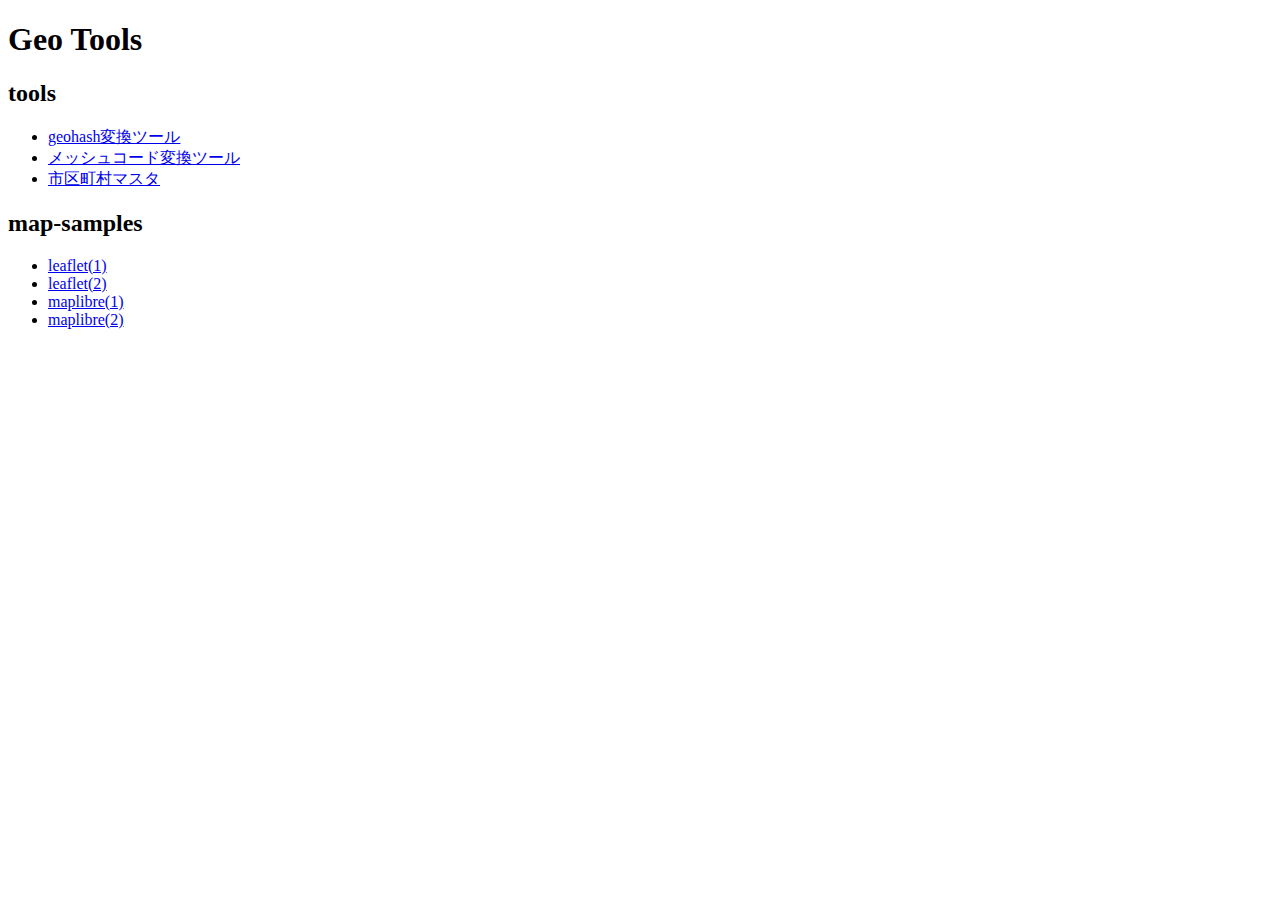
<file: index.html>
<!DOCTYPE html>
<html lang="ja">
<head>
    <meta charset="UTF-8">
    <meta name="viewport" content="width=device-width, initial-scale=1.0">
    <title>Geo Tools</title>
</head>
<body>
    <h1>Geo Tools</h1>
    <section>
        <h2>tools</h2>
        <ul>
            <li><a href="tools/geohash/index.html">geohash変換ツール</a></li>
            <li><a href="tools/meshcode/index.html">メッシュコード変換ツール</a></li>
            <li><a href="tools/city-master/index.html">市区町村マスタ</a></li>
        </ul>    
    </section>
    <section>
        <h2>map-samples</h2>
        <ul>
            <li><a href="map-samples/leaflet-basic/index.html">leaflet(1)</a></li>
            <li><a href="map-samples/leaflet-geojson/index.html">leaflet(2)</a></li>
            <li><a href="map-samples/maplibre-basic/index.html">maplibre(1)</a></li>
            <li><a href="map-samples/maplibre-vector-file/index.html">maplibre(2)</a></li>
        </ul>
    </section>
</body>
</html>
</file>
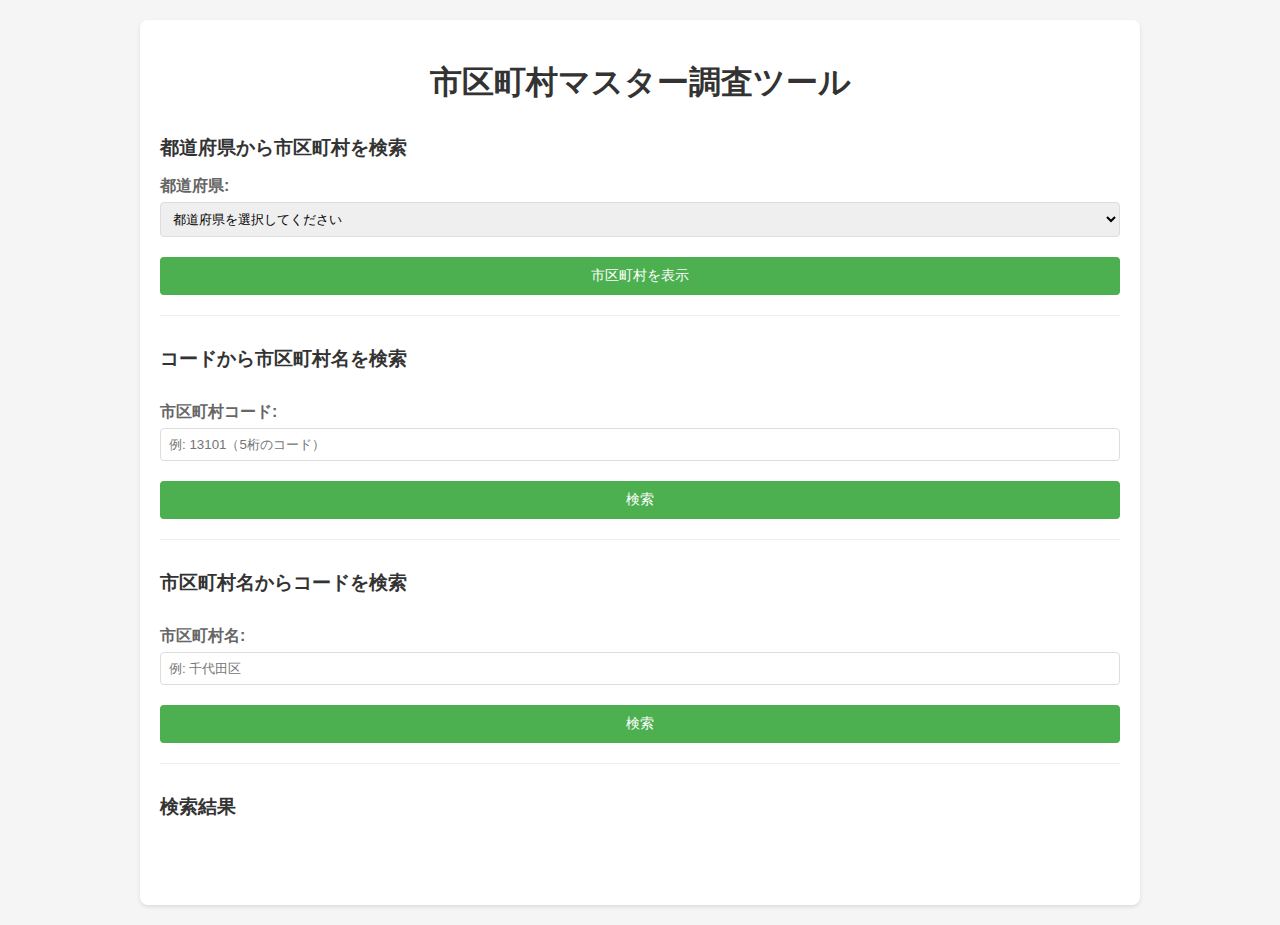
<file: tools/city-master/index.html>
<!DOCTYPE html>
<html lang="ja">
<head>
    <meta charset="UTF-8">
    <meta name="viewport" content="width=device-width, initial-scale=1.0">
    <title>市区町村マスター調査ツール</title>
    <link rel="stylesheet" href="styles.css">
</head>
<body>
    <div class="container">
        <h1 class="container__title">市区町村マスター調査ツール</h1>
        
        <section>
            <h2>都道府県から市区町村を検索</h2>
            <div class="form-group">
                <label class="form-group__label" for="prefecture-select">都道府県:</label>
                <select class="form-group__input" id="prefecture-select">
                    <option value="">都道府県を選択してください</option>
                </select>
            </div>
            <button class="button" onclick="searchCitiesByPrefecture()">市区町村を表示</button>
        </section>

        <section>
            <h2>コードから市区町村名を検索</h2>
            <div class="form-group form-group--margin-top">
                <label class="form-group__label" for="city-code">市区町村コード:</label>
                <input class="form-group__input" type="text" id="city-code" placeholder="例: 13101（5桁のコード）" maxlength="5">
            </div>
            <button class="button" onclick="searchByCode()">検索</button>
        </section>

        <section>
            <h2>市区町村名からコードを検索</h2>
            <div class="form-group form-group--margin-top">
                <label class="form-group__label" for="city-name">市区町村名:</label>
                <input class="form-group__input" type="text" id="city-name" placeholder="例: 千代田区">
            </div>
            <button class="button" onclick="searchByName()">検索</button>
        </section>

        <section>
            <h2>検索結果</h2>
            <div id="result" class="result"></div>
            
            <!-- 市区町村情報表示テンプレート -->
            <template id="city-info-template">
                <div class="success">
                    <h3>検索結果</h3>
                    <table class="result-table">
                        <tr>
                            <th>都道府県コード</th>
                            <td id="info-pref-code"></td>
                        </tr>
                        <tr>
                            <th>都道府県名</th>
                            <td id="info-pref-name"></td>
                        </tr>
                        <tr>
                            <th>市区町村コード</th>
                            <td id="info-city-code"></td>
                        </tr>
                        <tr>
                            <th>市区町村名</th>
                            <td id="info-city-name"></td>
                        </tr>
                    </table>
                </div>
            </template>
            
            <!-- 市区町村一覧表示テンプレート -->
            <template id="city-table-template">
                <div class="success">
                    <h3 id="table-title"></h3>
                    <table class="result-table">
                        <thead>
                            <tr>
                                <th>都道府県コード</th>
                                <th>都道府県名</th>
                                <th>市区町村コード</th>
                                <th>市区町村名</th>
                            </tr>
                        </thead>
                        <tbody id="table-body">
                        </tbody>
                    </table>
                </div>
            </template>
        </section>
    </div>

    <script src="./city-master.js"></script>
</body>
</html>
</file>
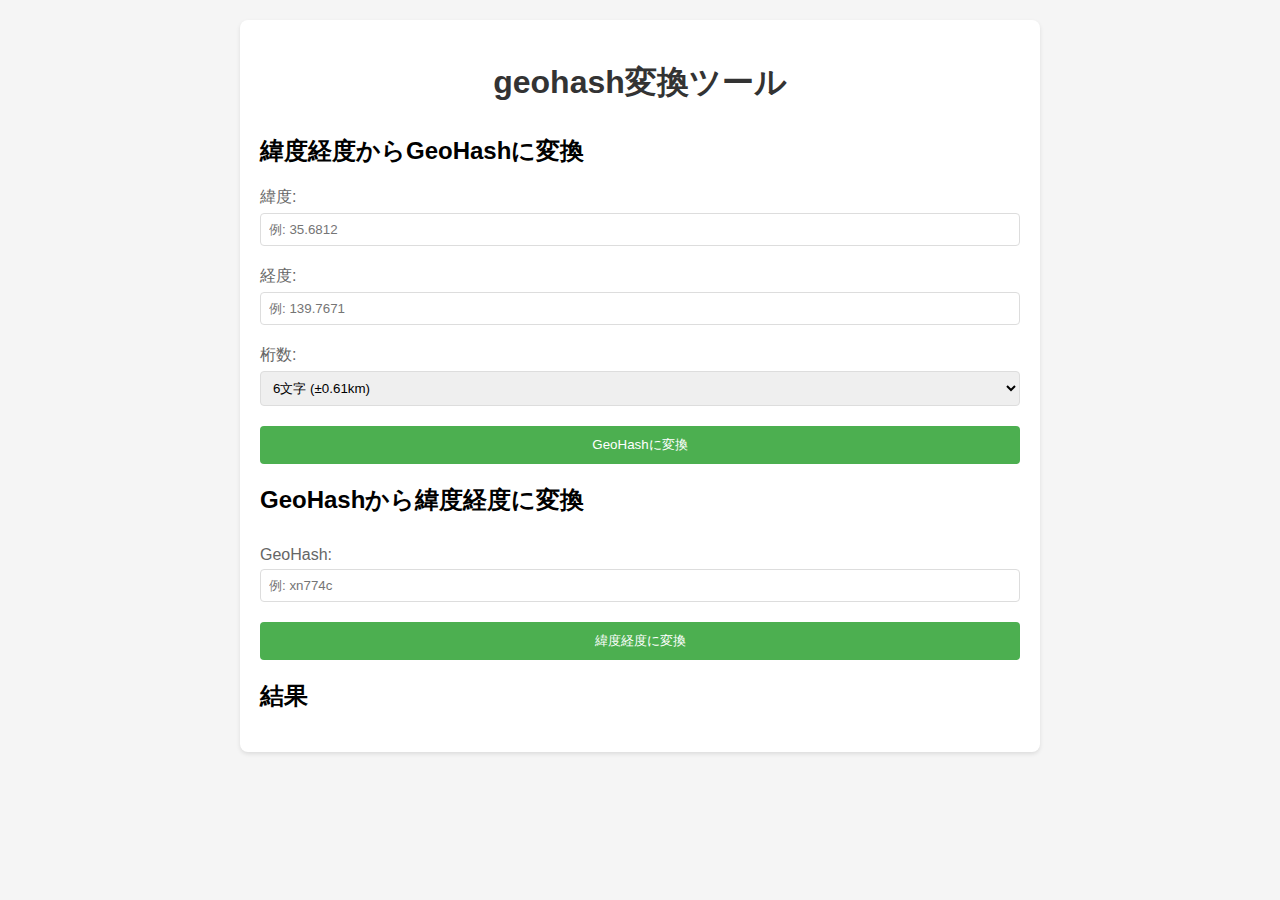
<file: tools/geohash/index.html>
<!DOCTYPE html>
<html lang="ja">
<head>
    <meta charset="UTF-8">
    <meta name="viewport" content="width=device-width, initial-scale=1.0">
    <title>GeoHash 変換ツール</title>
    <link rel="stylesheet" href="styles.css">
</head>
<body>
    <div class="container">
        <h1 class="container__title">geohash変換ツール</h1>
        
        <section>
            <h2>緯度経度からGeoHashに変換</h2>
            <div class="form-group">
                <label class="form-group__label" for="geohash-latitude">緯度:</label>
                <input class="form-group__input" type="number" id="geohash-latitude" step="any" placeholder="例: 35.6812">
            </div>
            <div class="form-group">
                <label class="form-group__label" for="geohash-longitude">経度:</label>
                <input class="form-group__input" type="number" id="geohash-longitude" step="any" placeholder="例: 139.7671">
            </div>
            <div class="form-group">
                <label class="form-group__label" for="geohash-precision">桁数:</label>
                <select class="form-group__input" id="geohash-precision">
                    <option value="1">1文字 (±2500km)</option>
                    <option value="2">2文字 (±630km)</option>
                    <option value="3">3文字 (±78km)</option>
                    <option value="4">4文字 (±20km)</option>
                    <option value="5">5文字 (±2.4km)</option>
                    <option value="6" selected>6文字 (±0.61km)</option>
                    <option value="7">7文字 (±0.076km)</option>
                    <option value="8">8文字 (±0.019km)</option>
                    <option value="9">9文字 (±0.0024km)</option>
                </select>
            </div>

            <button class="button" onclick="convertToGeohashFromLatLon()">GeoHashに変換</button>
        </section>

        <section>
            <h2>GeoHashから緯度経度に変換</h2>
            <div class="form-group form-group--margin-top">
                <label class="form-group__label" for="geohash">GeoHash:</label>
                <input class="form-group__input" type="text" id="geohash" placeholder="例: xn774c">
            </div>

            <button class="button" onclick="convertToLatLngFromGeohash()">緯度経度に変換</button>
        </section>

        <section>
            <h2>結果</h2>
            <div id="result" class="result"></div>
        </section>
    </div>

    <script src="./geohash.js"></script>
</body>
</html>
</file>
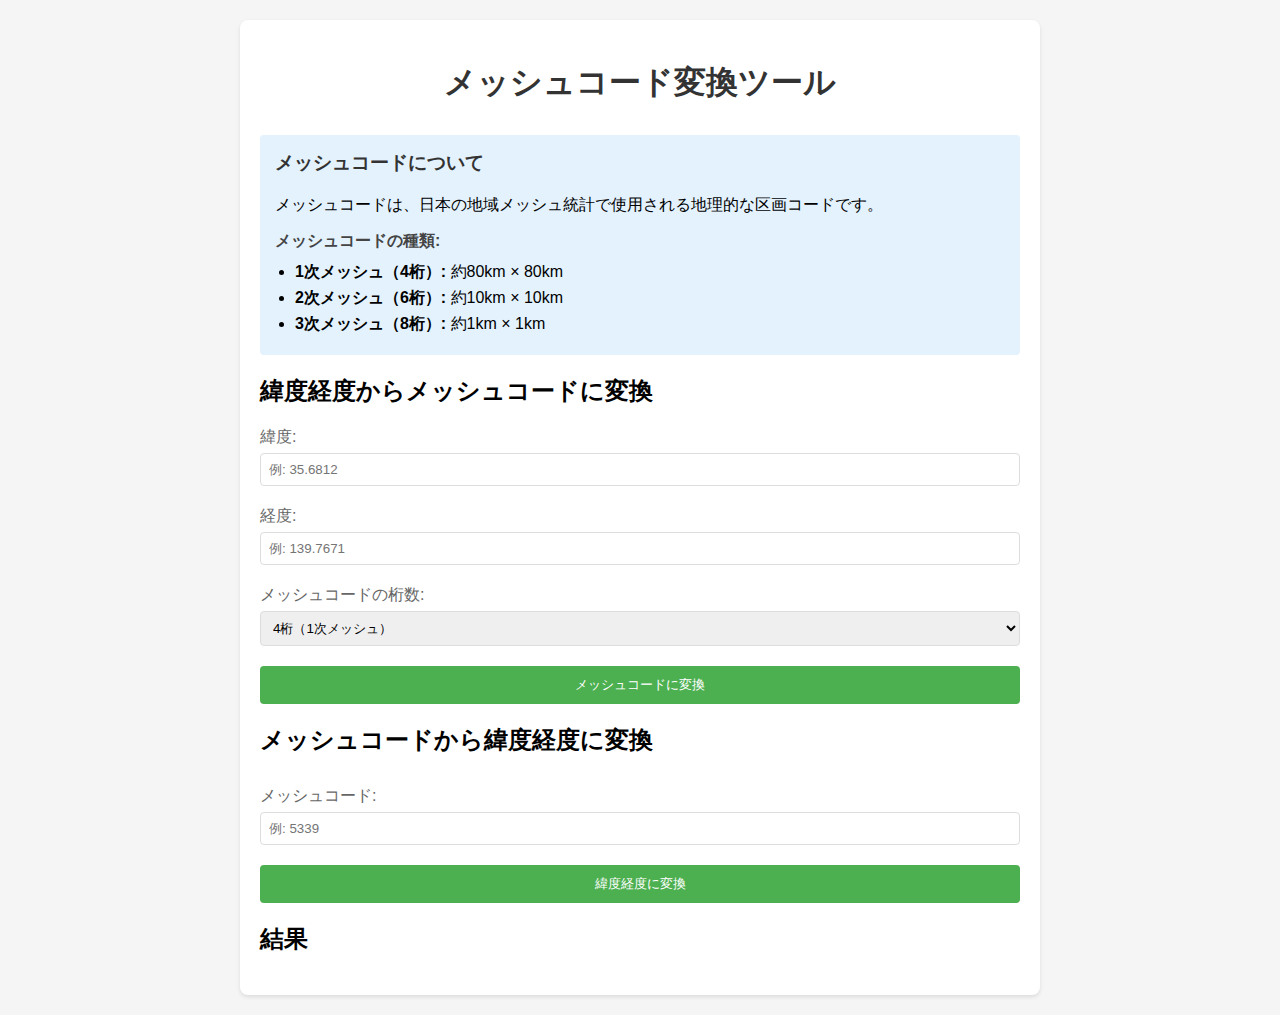
<file: tools/meshcode/index.html>
<!DOCTYPE html>
<html lang="ja">
<head>
    <meta charset="UTF-8">
    <meta name="viewport" content="width=device-width, initial-scale=1.0">
    <title>メッシュコード変換ツール</title>
    <link rel="stylesheet" href="styles.css">
</head>
<body>
    <div class="container">
        <h1 class="container__title">メッシュコード変換ツール</h1>
        
        <div class="info-box">
            <h3 class="info-box__title">メッシュコードについて</h3>
            <p class="info-box__text">メッシュコードは、日本の地域メッシュ統計で使用される地理的な区画コードです。</p>
            <h4 class="info-box__subtitle">メッシュコードの種類:</h4>
            <ul class="info-box__list">
                <li class="info-box__item"><strong>1次メッシュ（4桁）:</strong> 約80km × 80km</li>
                <li class="info-box__item"><strong>2次メッシュ（6桁）:</strong> 約10km × 10km</li>
                <li class="info-box__item"><strong>3次メッシュ（8桁）:</strong> 約1km × 1km</li>
            </ul>
        </div>

        <section>
            <h2>緯度経度からメッシュコードに変換</h2>
            <div class="form-group">
                <label class="form-group__label" for="meshcode-latitude">緯度:</label>
                <input class="form-group__input" type="number" id="meshcode-latitude" step="any" placeholder="例: 35.6812">
            </div>
            <div class="form-group">
                <label class="form-group__label" for="meshcode-longitude">経度:</label>
                <input class="form-group__input" type="number" id="meshcode-longitude" step="any" placeholder="例: 139.7671">
            </div>
            <div class="form-group">
                <label class="form-group__label" for="meshcode-digit">メッシュコードの桁数:</label>
                <select class="form-group__input" id="meshcode-digit">
                    <option value="4" selected>4桁（1次メッシュ）</option>
                    <option value="6">6桁（2次メッシュ）</option>
                    <option value="8">8桁（3次メッシュ）</option>
                </select>
            </div>

            <button class="button" onclick="convertToMeshcodeFromLatLon()">メッシュコードに変換</button>
        </section>

        <section>
            <h2>メッシュコードから緯度経度に変換</h2>
            <div class="form-group form-group--margin-top">
                <label class="form-group__label" for="meshcode">メッシュコード:</label>
                <input class="form-group__input" type="text" id="meshcode" placeholder="例: 5339">
            </div>

            <button class="button" onclick="convertToLatLngFromMeshcode()">緯度経度に変換</button>
        </section>

        <section>
            <h2>結果</h2>
            <div id="result" class="result"></div>
        </section>
    </div>

    <script src="./meshcode.js"></script>
</body>
</html>
</file>
<file: tools/city-master/styles.css>
body {
    font-family: 'Helvetica Neue', Arial, sans-serif;
    max-width: 1000px;
    margin: 0 auto;
    padding: 20px;
    background-color: #f5f5f5;
}

.container {
    background-color: white;
    padding: 20px;
    border-radius: 8px;
    box-shadow: 0 2px 4px rgba(0,0,0,0.1);
}

.container__title {
    color: #333;
    text-align: center;
    margin-bottom: 30px;
}

section {
    margin-bottom: 30px;
    padding-bottom: 20px;
    border-bottom: 1px solid #eee;
}

section:last-child {
    border-bottom: none;
}

section h2 {
    color: #333;
    margin-bottom: 15px;
    font-size: 1.2em;
}

.form-group {
    margin-bottom: 20px;
}

.form-group--margin-top {
    margin-top: 30px;
}

.form-group__label {
    display: block;
    margin-bottom: 5px;
    color: #666;
    font-weight: bold;
}

.form-group__input {
    width: 100%;
    padding: 8px;
    border: 1px solid #ddd;
    border-radius: 4px;
    box-sizing: border-box;
}

.button {
    background-color: #4CAF50;
    color: white;
    padding: 10px 20px;
    border: none;
    border-radius: 4px;
    cursor: pointer;
    width: 100%;
    font-size: 14px;
}

.button:hover {
    background-color: #45a049;
}

.result {
    margin-top: 20px;
    padding: 15px;
    background-color: #f8f9fa;
    border-radius: 4px;
    display: none;
}

.result-table {
    width: 100%;
    border-collapse: collapse;
    margin-top: 10px;
}

.result-table th,
.result-table td {
    border: 1px solid #ddd;
    padding: 8px;
    text-align: left;
}

.result-table th {
    background-color: #f2f2f2;
    font-weight: bold;
}

.result-table tr:nth-child(even) {
    background-color: #f9f9f9;
}

.result-table tr:hover {
    background-color: #f5f5f5;
}

.info-box {
    background-color: #e3f2fd;
    padding: 15px;
    border-radius: 4px;
    margin-bottom: 20px;
}

.info-box__title {
    margin-top: 0;
    color: #333;
}

.info-box__text {
    margin: 10px 0;
}

.info-box__subtitle {
    color: #444;
    margin: 15px 0 10px;
}

.info-box__list {
    margin: 0;
    padding-left: 20px;
}

.info-box__item {
    margin: 5px 0;
}

.error {
    color: #d32f2f;
    background-color: #ffebee;
    padding: 10px;
    border-radius: 4px;
    margin-top: 10px;
}

.success {
    color: #2e7d32;
    background-color: #e8f5e8;
    padding: 10px;
    border-radius: 4px;
    margin-top: 10px;
}
</file>
<file: tools/geohash/styles.css>
body {
    font-family: 'Helvetica Neue', Arial, sans-serif;
    max-width: 800px;
    margin: 0 auto;
    padding: 20px;
    background-color: #f5f5f5;
}

.container {
    background-color: white;
    padding: 20px;
    border-radius: 8px;
    box-shadow: 0 2px 4px rgba(0,0,0,0.1);
}

.container__title {
    color: #333;
    text-align: center;
    margin-bottom: 30px;
}


.form-group {
    margin-bottom: 20px;
}

.form-group--margin-top {
    margin-top: 30px;
}

.form-group__label {
    display: block;
    margin-bottom: 5px;
    color: #666;
}

.form-group__input {
    width: 100%;
    padding: 8px;
    border: 1px solid #ddd;
    border-radius: 4px;
    box-sizing: border-box;
}

.button {
    background-color: #4CAF50;
    color: white;
    padding: 10px 20px;
    border: none;
    border-radius: 4px;
    cursor: pointer;
    width: 100%;
}

.button:hover {
    background-color: #45a049;
}

.result {
    margin-top: 20px;
    padding: 15px;
    background-color: #f8f9fa;
    border-radius: 4px;
    display: none;
}

.info-box {
    background-color: #e3f2fd;
    padding: 15px;
    border-radius: 4px;
    margin-bottom: 20px;
}

.info-box__title {
    margin-top: 0;
    color: #333;
}

.info-box__text {
    margin: 10px 0;
}

.info-box__subtitle {
    color: #444;
    margin: 15px 0 10px;
}

.info-box__list {
    margin: 0;
    padding-left: 20px;
}

.info-box__item {
    margin: 5px 0;
}
</file>
<file: tools/meshcode/styles.css>
body {
    font-family: 'Helvetica Neue', Arial, sans-serif;
    max-width: 800px;
    margin: 0 auto;
    padding: 20px;
    background-color: #f5f5f5;
}

.container {
    background-color: white;
    padding: 20px;
    border-radius: 8px;
    box-shadow: 0 2px 4px rgba(0,0,0,0.1);
}

.container__title {
    color: #333;
    text-align: center;
    margin-bottom: 30px;
}


.form-group {
    margin-bottom: 20px;
}

.form-group--margin-top {
    margin-top: 30px;
}

.form-group__label {
    display: block;
    margin-bottom: 5px;
    color: #666;
}

.form-group__input {
    width: 100%;
    padding: 8px;
    border: 1px solid #ddd;
    border-radius: 4px;
    box-sizing: border-box;
}

.button {
    background-color: #4CAF50;
    color: white;
    padding: 10px 20px;
    border: none;
    border-radius: 4px;
    cursor: pointer;
    width: 100%;
}

.button:hover {
    background-color: #45a049;
}

.result {
    margin-top: 20px;
    padding: 15px;
    background-color: #f8f9fa;
    border-radius: 4px;
    display: none;
}

.info-box {
    background-color: #e3f2fd;
    padding: 15px;
    border-radius: 4px;
    margin-bottom: 20px;
}

.info-box__title {
    margin-top: 0;
    color: #333;
}

.info-box__text {
    margin: 10px 0;
}

.info-box__subtitle {
    color: #444;
    margin: 15px 0 10px;
}

.info-box__list {
    margin: 0;
    padding-left: 20px;
}

.info-box__item {
    margin: 5px 0;
}
</file>
